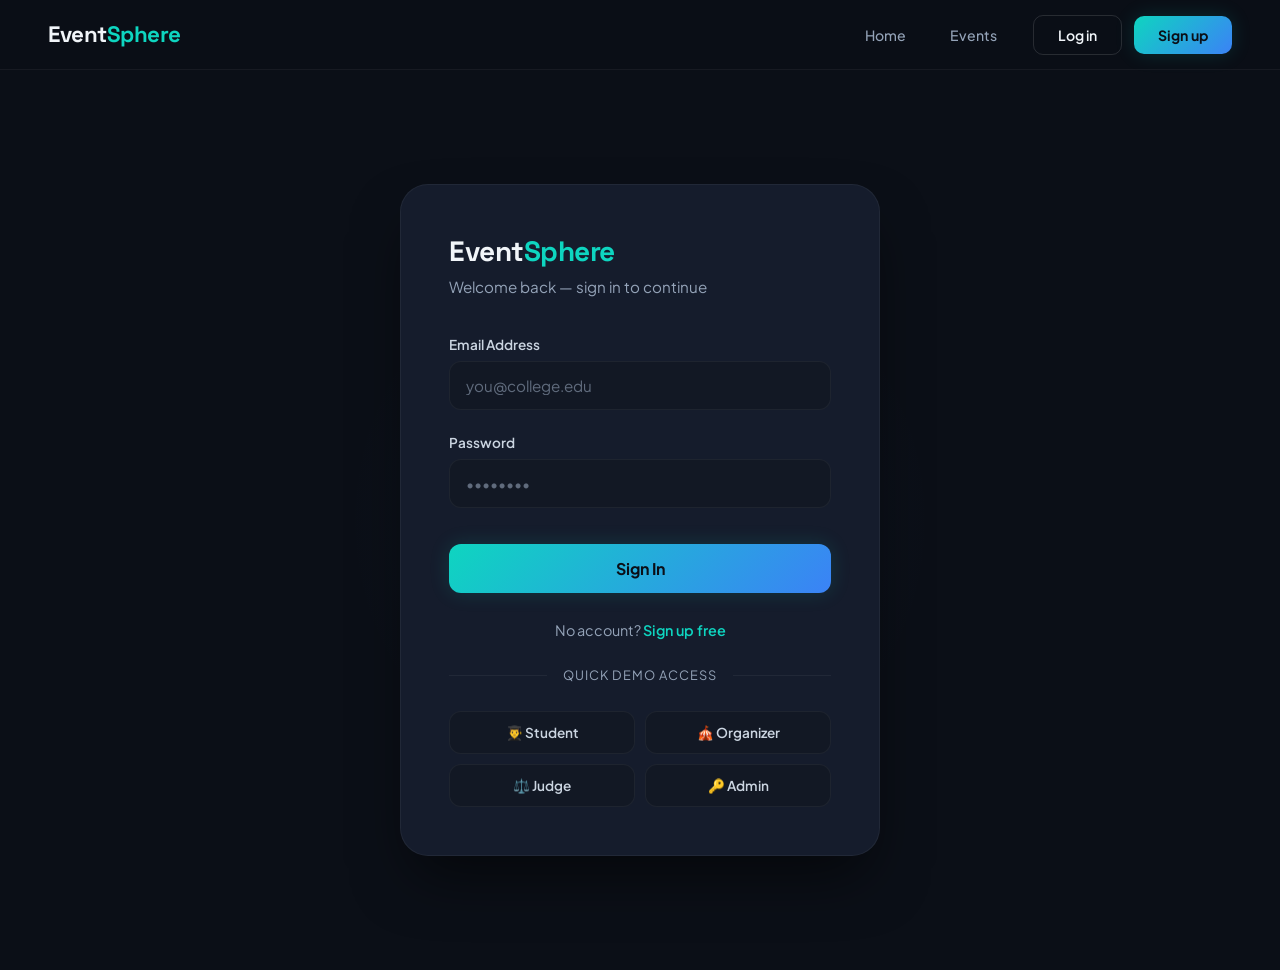
<file: eventsphere/src/main/resources/static/Login.html>
<!DOCTYPE html>
<html lang="en">
<head>
  <meta charset="UTF-8"/>
  <meta name="viewport" content="width=device-width, initial-scale=1.0"/>
  <title>Login — EventSphere</title>
  <link rel="stylesheet" href="css/style.css"/>
</head>
<body>

<script src="js/app.js"></script>
<script>
  /* Redirect if already logged in */
  if (getUser()) window.location.href = 'dashboard.html'
  buildNavbar('')
</script>

<div id="toastBox"></div>

<div class="form-page">
  <div class="form-glow"></div>
  <div class="form-card">
    <div class="form-logo">Event<span>Sphere</span></div>
    <div class="form-sub">Welcome back — sign in to continue</div>

    <div class="form-group">
      <label class="form-label">Email Address</label>
      <input class="form-input" type="email" id="loginEmail" placeholder="you@college.edu" autocomplete="email"/>
    </div>
    <div class="form-group">
      <label class="form-label">Password</label>
      <input class="form-input" type="password" id="loginPassword" placeholder="••••••••"
             onkeydown="if(event.key==='Enter')doLogin()" autocomplete="current-password"/>
    </div>
    <div id="loginErr" style="color:var(--red);font-size:.82rem;margin-top:-.5rem;margin-bottom:.75rem;display:none"></div>

    <button class="btn-full" id="loginBtn" onclick="doLogin()">Sign In</button>

    <div class="form-switch">No account? <a href="/Register.html">Sign up free</a></div>
    <div class="form-divider">quick demo access</div>
    <div class="demo-grid">
      <button class="demo-btn" onclick="demoLogin('student@eventsphere.com','password123')">👨‍🎓 Student</button>
      <button class="demo-btn" onclick="demoLogin('organizer@eventsphere.com','password123')">🎪 Organizer</button>
      <button class="demo-btn" onclick="demoLogin('judge@eventsphere.com','password123')">⚖️ Judge</button>
      <button class="demo-btn" onclick="demoLogin('admin@eventsphere.com','password123')">🔑 Admin</button>
    </div>
  </div>
</div>

<script>
async function doLogin() {
  const email = document.getElementById('loginEmail').value.trim()
  const pass  = document.getElementById('loginPassword').value
  const errEl = document.getElementById('loginErr')
  const btn   = document.getElementById('loginBtn')
  errEl.style.display = 'none'
  if (!email || !pass) {
    errEl.textContent = 'Please fill all fields'
    errEl.style.display = 'block'
    return
  }
  btn.textContent = 'Signing in…'
  btn.disabled    = true
  try {
    const data = await POST('/auth/login', { email, password: pass })
    localStorage.setItem('token', data.accessToken)
    localStorage.setItem('user',  JSON.stringify(data))
    toast('Welcome back, ' + data.name + '! 👋', 'ok')
    setTimeout(() => { window.location.href = 'dashboard.html' }, 600)
  } catch(e) {
    errEl.textContent   = e.message || 'Invalid credentials'
    errEl.style.display = 'block'
  } finally {
    btn.textContent = 'Sign In'
    btn.disabled    = false
  }
}

function demoLogin(email, pass) {
  document.getElementById('loginEmail').value    = email
  document.getElementById('loginPassword').value = pass
  doLogin()
}
</script>
</body>
</html>
</file>
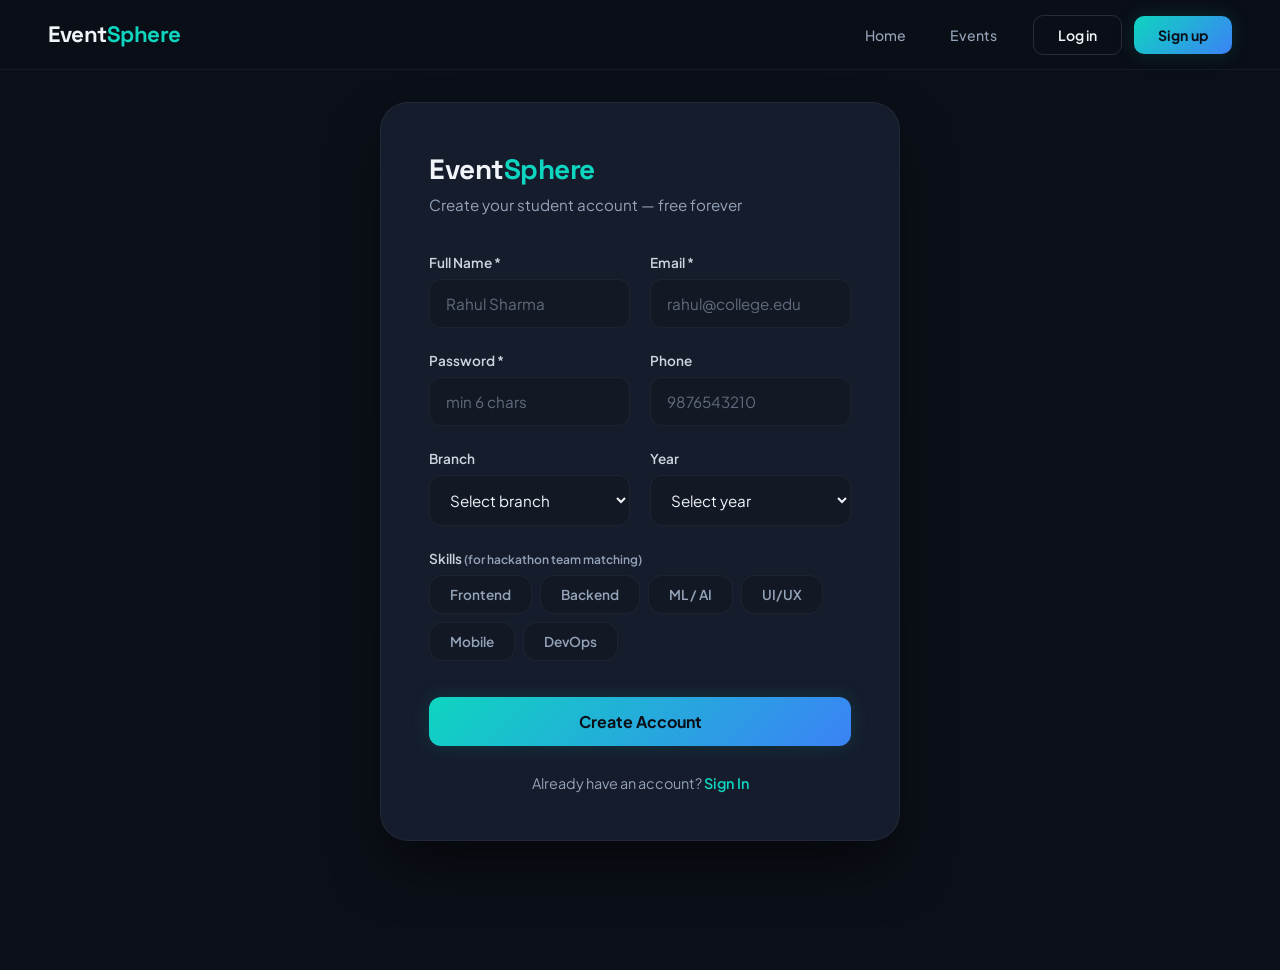
<file: eventsphere/src/main/resources/static/Register.html>
<!DOCTYPE html>
<html lang="en">
<head>
  <meta charset="UTF-8"/>
  <meta name="viewport" content="width=device-width, initial-scale=1.0"/>
  <title>Sign Up — EventSphere</title>
  <link rel="stylesheet" href="css/style.css"/>
</head>
<body>

<script src="js/app.js"></script>
<script>
  if (getUser()) window.location.href = 'dashboard.html'
  buildNavbar('')
</script>

<div id="toastBox"></div>

<div class="form-page" style="align-items:flex-start;padding-top:2rem;padding-bottom:2rem">
  <div class="form-glow"></div>
  <div class="form-card" style="max-width:520px">
    <div class="form-logo">Event<span>Sphere</span></div>
    <div class="form-sub">Create your student account — free forever</div>

    <div class="form-row">
      <div class="form-group">
        <label class="form-label">Full Name *</label>
        <input class="form-input" id="rName" placeholder="Rahul Sharma" autocomplete="name"/>
      </div>
      <div class="form-group">
        <label class="form-label">Email *</label>
        <input class="form-input" type="email" id="rEmail" placeholder="rahul@college.edu" autocomplete="email"/>
      </div>
    </div>

    <div class="form-row">
      <div class="form-group">
        <label class="form-label">Password *</label>
        <input class="form-input" type="password" id="rPass" placeholder="min 6 chars" autocomplete="new-password"/>
      </div>
      <div class="form-group">
        <label class="form-label">Phone</label>
        <input class="form-input" id="rPhone" placeholder="9876543210" autocomplete="tel"/>
      </div>
    </div>

    <div class="form-row">
      <div class="form-group">
        <label class="form-label">Branch</label>
        <select class="form-select" id="rBranch">
          <option value="">Select branch</option>
          <option>CSE</option><option>IT</option><option>ECE</option>
          <option>EEE</option><option>MECH</option><option>CIVIL</option>
        </select>
      </div>
      <div class="form-group">
        <label class="form-label">Year</label>
        <select class="form-select" id="rYear">
          <option value="">Select year</option>
          <option>1st Year</option><option>2nd Year</option>
          <option>3rd Year</option><option>4th Year</option>
        </select>
      </div>
    </div>

    <div class="form-group">
      <label class="form-label">Skills <span style="color:var(--muted);font-size:.75rem">(for hackathon team matching)</span></label>
      <div style="display:flex;flex-wrap:wrap;gap:8px;margin-top:6px" id="skillChips">
        <button type="button" class="chip" onclick="toggleSkill(this,'FRONTEND')">Frontend</button>
        <button type="button" class="chip" onclick="toggleSkill(this,'BACKEND')">Backend</button>
        <button type="button" class="chip" onclick="toggleSkill(this,'ML')">ML / AI</button>
        <button type="button" class="chip" onclick="toggleSkill(this,'DESIGN')">UI/UX</button>
        <button type="button" class="chip" onclick="toggleSkill(this,'MOBILE')">Mobile</button>
        <button type="button" class="chip" onclick="toggleSkill(this,'DEVOPS')">DevOps</button>
      </div>
    </div>

    <div id="regErr" style="color:var(--red);font-size:.82rem;display:none;margin-bottom:.5rem"></div>
    <button class="btn-full" id="regBtn" onclick="doRegister()">Create Account</button>
    <div class="form-switch">Already have an account? <a href="/Login.html">Sign In</a></div>
  </div>
</div>

<script>
let selectedSkills = []

function toggleSkill(el, skill) {
  if (el.classList.contains('active')) {
    el.classList.remove('active')
    selectedSkills = selectedSkills.filter(s => s !== skill)
  } else {
    el.classList.add('active')
    selectedSkills.push(skill)
  }
}

async function doRegister() {
  const errEl = document.getElementById('regErr')
  const btn   = document.getElementById('regBtn')
  errEl.style.display = 'none'
  const name  = document.getElementById('rName').value.trim()
  const email = document.getElementById('rEmail').value.trim()
  const pass  = document.getElementById('rPass').value
  if (!name || !email || !pass) {
    errEl.textContent = 'Name, email and password are required'
    errEl.style.display = 'block'; return
  }
  if (pass.length < 6) {
    errEl.textContent = 'Password must be at least 6 characters'
    errEl.style.display = 'block'; return
  }
  btn.textContent = 'Creating account…'
  btn.disabled    = true
  try {
    const data = await POST('/auth/register', {
      name, email, password: pass,
      phone:  document.getElementById('rPhone').value,
      branch: document.getElementById('rBranch').value,
      year:   document.getElementById('rYear').value,
      skills: selectedSkills.join(',')
    })
    localStorage.setItem('token', data.accessToken)
    localStorage.setItem('user',  JSON.stringify(data))
    toast('Account created! Welcome to EventSphere 🎉', 'ok')
    setTimeout(() => { window.location.href = 'dashboard.html' }, 700)
  } catch(e) {
    errEl.textContent   = e.message || 'Registration failed'
    errEl.style.display = 'block'
  } finally {
    btn.textContent = 'Create Account'
    btn.disabled    = false
  }
}
</script>
</body>
</html>
</file>
<file: eventsphere/src/main/resources/static/css/style.css>
/* ============================================================
   EventSphere — Premium Refactored Shared Styles
   Import this in every page: <link rel="stylesheet" href="../shared/styles.css"/>
============================================================ */
@import url('https://fonts.googleapis.com/css2?family=Plus+Jakarta+Sans:wght@300;400;500;600;700;800&family=Space+Grotesk:wght@400;500;600;700&display=swap');

/* ── Variables & Theme Settings ── */
:root {
  --bg:         #0b0f17;
  --bg2:        #121824;
  --bg3:        #1a2333;
  --card:       #151c2c;
  --border:     rgba(255, 255, 255, 0.05);
  --bord2:      rgba(255, 255, 255, 0.12);
  --text:       #f1f5f9;
  --muted:      #94a3b8;
  --accent:     #0ed5c0; /* Vivid Hyper-Teal */
  --acc2:       #0bc2af;
  --brand:      #3b82f6; /* Electric Slate Sky Blue */
  --green:      #10b981;
  --amber:      #f59e0b;
  --red:        #ef4444;
  --pink:       #ec4899;
  --fh:         'Space Grotesk', sans-serif;
  --fb:         'Plus Jakarta Sans', sans-serif;
  --shadow:     0 12px 40px -12px rgba(0, 0, 0, 0.5);
  --glow:       0 0 20px rgba(14, 213, 192, 0.15);
}

/* ── Global Reset & Structure ── */
* {
  margin: 0;
  padding: 0;
  box-sizing: border-box;
}
body {
  font-family: var(--fb);
  background: var(--bg);
  color: var(--text);
  min-height: 100vh;
  overflow-x: hidden;
  -webkit-font-smoothing: antialiased;
}
a {
  color: inherit;
  text-decoration: none;
}
button {
  font-family: var(--fb);
  cursor: pointer;
  border: none;
  outline: none;
  background: none;
}
input, textarea, select {
  font-family: var(--fb);
  outline: none;
  border: none;
}
::-webkit-scrollbar {
  width: 6px;
  height: 6px;
}
::-webkit-scrollbar-track {
  background: var(--bg);
}
::-webkit-scrollbar-thumb {
  background: var(--bg3);
  border-radius: 20px;
}
::-webkit-scrollbar-thumb:hover {
  background: var(--muted);
}

/* ── Modern Performance Animations ── */
@keyframes fadeIn {
  from { opacity: 0; transform: translateY(8px); }
  to { opacity: 1; transform: translateY(0); }
}
@keyframes slideUp {
  from { transform: translateY(16px); opacity: 0; }
  to { transform: translateY(0); opacity: 1; }
}
@keyframes rotate {
  to { transform: rotate(360deg); }
}
@keyframes pulse {
  0%, 100% { opacity: 1; transform: scale(1); }
  50% { opacity: .4; transform: scale(0.8); }
}

/* ── Header Navbar ── */
.navbar {
  position: sticky;
  top: 0;
  z-index: 100;
  display: flex;
  align-items: center;
  justify-content: space-between;
  padding: 0 3rem;
  height: 70px;
  background: rgba(11, 15, 23, 0.75);
  backdrop-filter: blur(16px);
  -webkit-backdrop-filter: blur(16px);
  border-bottom: 1px solid var(--border);
}
.nav-logo {
  font-family: var(--fh);
  font-size: 1.4rem;
  font-weight: 700;
  letter-spacing: -0.5px;
  color: var(--text);
}
.nav-logo span {
  color: var(--accent);
  position: relative;
}
.nav-links {
  display: flex;
  align-items: center;
  gap: 12px;
}
.nav-btn {
  padding: 8px 16px;
  border-radius: 10px;
  font-size: .88rem;
  font-weight: 500;
  color: var(--muted);
  transition: all 0.25s cubic-bezier(0.4, 0, 0.2, 1);
}
.nav-btn:hover, .nav-btn.active {
  background: var(--bg2);
  color: var(--text);
}
.btn-primary {
  background: linear-gradient(135deg, var(--accent), var(--brand));
  color: #0b0f17;
  padding: 10px 24px;
  border-radius: 10px;
  font-size: .88rem;
  font-weight: 700;
  box-shadow: var(--glow);
  transition: all 0.25s cubic-bezier(0.4, 0, 0.2, 1);
}
.btn-primary:hover {
  transform: translateY(-2px);
  box-shadow: 0 8px 24px rgba(14, 213, 192, 0.3);
}
.btn-outline {
  background: transparent;
  color: var(--text);
  padding: 10px 24px;
  border-radius: 10px;
  font-size: .88rem;
  font-weight: 600;
  border: 1px solid var(--bord2);
  transition: all 0.25s cubic-bezier(0.4, 0, 0.2, 1);
}
.btn-outline:hover {
  background: var(--bg2);
  border-color: var(--muted);
}
.user-pill {
  display: flex;
  align-items: center;
  gap: 10px;
  background: var(--bg2);
  padding: 6px 16px 6px 8px;
  border-radius: 30px;
  border: 1px solid var(--border);
  transition: all 0.2s;
}
.user-pill:hover {
  border-color: var(--bord2);
}
.avatar {
  width: 30px;
  height: 30px;
  border-radius: 50%;
  background: linear-gradient(135deg, var(--brand), var(--pink));
  display: flex;
  align-items: center;
  justify-content: center;
  font-size: .75rem;
  font-weight: 700;
  color: #fff;
}
.role-badge {
  font-size: .65rem;
  font-weight: 700;
  padding: 3px 10px;
  border-radius: 30px;
  text-transform: uppercase;
  letter-spacing: 0.5px;
}
.role-STUDENT { background: rgba(59, 130, 246, 0.15); color: #60a5fa; }
.role-ORGANIZER { background: rgba(16, 185, 129, 0.15); color: #34d399; }
.role-JUDGE { background: rgba(245, 158, 11, 0.15); color: #fbbf24; }
.role-ADMIN { background: rgba(239, 68, 68, 0.15); color: #f87171; }

/* ── Layout Sections ── */
.section {
  padding: 6rem 2rem;
  max-width: 1240px;
  margin: 0 auto;
  animation: fadeIn 0.4s cubic-bezier(0.4, 0, 0.2, 1);
}
.section-tag {
  font-size: .75rem;
  font-weight: 700;
  text-transform: uppercase;
  letter-spacing: 3px;
  color: var(--accent);
  margin-bottom: 0.75rem;
}
.section-title {
  font-family: var(--fh);
  font-size: 2.5rem;
  font-weight: 700;
  letter-spacing: -0.5px;
  margin-bottom: 0.75rem;
}
.section-sub {
  color: var(--muted);
  font-size: 1.05rem;
  font-weight: 400;
}

/* ── Modernized Responsive Grid & Cards ── */
.grid-3 { display: grid; grid-template-columns: repeat(auto-fill, minmax(340px, 1fr)); gap: 1.75rem; }
.grid-2 { display: grid; grid-template-columns: repeat(auto-fill, minmax(460px, 1fr)); gap: 1.75rem; }
.card {
  background: var(--card);
  border: 1px solid var(--border);
  border-radius: 24px;
  overflow: hidden;
  box-shadow: var(--shadow);
  transition: all 0.3s cubic-bezier(0.4, 0, 0.2, 1);
}
.card:hover {
  border-color: var(--bord2);
  transform: translateY(-4px);
  box-shadow: 0 20px 40px -15px rgba(0, 0, 0, 0.7);
}
.card-img {
  height: 190px;
  background: linear-gradient(135deg, var(--bg3), var(--bg2));
  display: flex;
  align-items: center;
  justify-content: center;
  font-size: 3rem;
  position: relative;
  border-bottom: 1px solid var(--border);
}
.card-body { padding: 1.75rem; }
.card-title {
  font-family: var(--fh);
  font-size: 1.25rem;
  font-weight: 600;
  margin-bottom: 0.75rem;
  line-height: 1.4;
}
.card-meta {
  display: flex;
  flex-wrap: wrap;
  gap: 12px;
  margin-bottom: 1.25rem;
}
.meta-item {
  display: flex;
  align-items: center;
  gap: 6px;
  font-size: .85rem;
  color: var(--muted);
}
.card-footer {
  display: flex;
  align-items: center;
  justify-content: space-between;
  padding: 1.25rem 1.75rem;
  background: rgba(0, 0, 0, 0.1);
  border-top: 1px solid var(--border);
}

/* ── Styled Category Badges ── */
.cat-badge {
  font-size: .7rem;
  font-weight: 700;
  text-transform: uppercase;
  letter-spacing: 1px;
  padding: 4px 12px;
  border-radius: 8px;
}
.cat-HACKATHON { background: rgba(14, 213, 192, 0.1); color: var(--accent); border: 1px solid rgba(14, 213, 192, 0.2); }
.cat-WORKSHOP { background: rgba(16, 185, 129, 0.1); color: var(--green); border: 1px solid rgba(16, 185, 129, 0.2); }
.cat-SEMINAR { background: rgba(245, 158, 11, 0.1); color: var(--amber); border: 1px solid rgba(245, 158, 11, 0.2); }
.cat-CULTURAL { background: rgba(236, 72, 153, 0.1); color: var(--pink); border: 1px solid rgba(236, 72, 153, 0.2); }

/* ── Registration Progress Seats Bar ── */
.seats-bar {
  flex: 1;
  height: 6px;
  background: var(--bg3);
  border-radius: 10px;
  margin: 0 14px;
  overflow: hidden;
}
.seats-fill {
  height: 100%;
  border-radius: 10px;
  background: linear-gradient(90deg, var(--brand), var(--accent));
  transition: width .6s ease-in-out;
}

/* ── Operational Status Flags ── */
.status-CONFIRMED { background: rgba(16, 185, 129, 0.1); color: var(--green); padding: 4px 12px; border-radius: 8px; font-weight: 600; font-size: 0.8rem; }
.status-WAITLISTED { background: rgba(245, 158, 11, 0.1); color: var(--amber); padding: 4px 12px; border-radius: 8px; font-weight: 600; font-size: 0.8rem; }
.status-ATTENDED { background: rgba(59, 130, 246, 0.1); color: var(--brand); padding: 4px 12px; border-radius: 8px; font-weight: 600; font-size: 0.8rem; }
.status-CANCELLED { background: rgba(148, 163, 184, 0.1); color: var(--muted); padding: 4px 12px; border-radius: 8px; font-weight: 600; font-size: 0.8rem; }

/* ── Unified Interactive Forms ── */
.form-page {
  min-height: 100vh;
  display: flex;
  align-items: center;
  justify-content: center;
  padding: 3rem;
  position: relative;
}
.form-glow {
  position: absolute;
  width: 600px;
  height: 600px;
  border-radius: 50%;
  background: radial-gradient(circle, rgba(59, 130, 246, 0.05) 0%, transparent 70%);
  top: 50%;
  left: 50%;
  transform: translate(-50%, -50%);
  pointer-events: none;
}
.form-card {
  background: var(--card);
  border: 1px solid var(--border);
  border-radius: 28px;
  padding: 3rem;
  width: 100%;
  max-width: 480px;
  position: relative;
  z-index: 1;
  box-shadow: 0 30px 60px -15px rgba(0, 0, 0, 0.6);
  animation: slideUp 0.4s cubic-bezier(0.4, 0, 0.2, 1);
}
.form-logo {
  font-family: var(--fh);
  font-size: 1.75rem;
  font-weight: 700;
  margin-bottom: .5rem;
  letter-spacing: -0.5px;
}
.form-logo span { color: var(--accent); }
.form-sub {
  color: var(--muted);
  font-size: .95rem;
  margin-bottom: 2.5rem;
}
.form-group { margin-bottom: 1.5rem; }
.form-label {
  display: block;
  font-size: .85rem;
  font-weight: 600;
  color: #cbd5e1;
  margin-bottom: 8px;
}
.form-input, .form-select {
  width: 100%;
  background: var(--bg2);
  border: 1px solid var(--border);
  border-radius: 12px;
  padding: 14px 16px;
  color: var(--text);
  font-size: .95rem;
  transition: all 0.2s ease;
}
.form-input:focus, .form-select:focus {
  border-color: var(--accent);
  background: var(--bg3);
  box-shadow: 0 0 0 3px rgba(14, 213, 192, 0.1);
}
.form-input::placeholder { color: var(--muted); opacity: .6; }
.form-select option { background: var(--bg2); color: var(--text); }
.form-row { display: grid; grid-template-columns: 1fr 1fr; gap: 1.25rem; }

.btn-full {
  width: 100%;
  padding: 14px;
  border-radius: 12px;
  font-size: 1rem;
  font-weight: 700;
  background: linear-gradient(135deg, var(--accent), var(--brand));
  color: #0b0f17;
  transition: all 0.25s;
  margin-top: .75rem;
  box-shadow: var(--glow);
}
.btn-full:hover:not(:disabled) {
  transform: translateY(-1px);
  box-shadow: 0 10px 25px rgba(14, 213, 192, 0.25);
}
.btn-full:disabled { opacity: .4; cursor: not-allowed; }

.form-switch { text-align: center; margin-top: 1.75rem; font-size: .9rem; color: var(--muted); }
.form-switch a { color: var(--accent); font-weight: 600; }
.form-divider { display: flex; align-items: center; gap: 16px; margin: 1.75rem 0; color: var(--muted); font-size: .8rem; text-transform: uppercase; letter-spacing: 1px; }
.form-divider::before, .form-divider::after { content: ''; flex: 1; height: 1px; background: var(--border); }

.demo-grid { display: grid; grid-template-columns: 1fr 1fr; gap: 10px; }
.demo-btn {
  padding: 12px;
  border-radius: 12px;
  font-size: .85rem;
  font-weight: 600;
  border: 1px solid var(--border);
  background: var(--bg2);
  color: #cbd5e1;
  transition: all 0.2s;
}
.demo-btn:hover { background: var(--bg3); color: var(--text); border-color: var(--bord2); }

/* ── Command Dashboard Wrap ── */
.dash-wrap { display: flex; min-height: calc(100vh - 70px); }
.sidebar {
  width: 260px;
  background: var(--bg2);
  border-right: 1px solid var(--border);
  padding: 2rem 1.25rem;
  flex-shrink: 0;
  display: flex;
  flex-direction: column;
  gap: 4px;
}
.sidebar-title {
  font-size: .7rem;
  font-weight: 700;
  text-transform: uppercase;
  letter-spacing: 2px;
  color: var(--muted);
  padding: 0 12px;
  margin: 16px 0 8px;
}
.sidebar-title:first-child { margin-top: 0; }
.side-btn {
  display: flex;
  align-items: center;
  gap: 12px;
  width: 100%;
  padding: 12px;
  border-radius: 12px;
  font-size: .92rem;
  font-weight: 600;
  color: var(--muted);
  transition: all 0.2s ease;
}
.side-btn:hover { background: var(--bg3); color: var(--text); }
.side-btn.active { background: rgba(14, 213, 192, 0.08); color: var(--accent); }
.side-icon { width: 20px; text-align: center; font-size: 1.1rem; }

.dash-main { flex: 1; padding: 3rem; overflow-y: auto; }
.dash-title { font-family: var(--fh); font-size: 2rem; font-weight: 700; letter-spacing: -0.5px; margin-bottom: .5rem; }
.dash-sub { color: var(--muted); font-size: .95rem; margin-bottom: 2.5rem; }

/* ── Grid High-Performance Metrics ── */
.stats-grid { display: grid; grid-template-columns: repeat(auto-fill, minmax(220px, 1fr)); gap: 1.25rem; margin-bottom: 2.5rem; }
.stat-card {
  background: var(--card);
  border: 1px solid var(--border);
  border-radius: 20px;
  padding: 1.5rem;
  position: relative;
  overflow: hidden;
  box-shadow: var(--shadow);
}
.stat-card::before {
  content: '';
  position: absolute;
  top: 0; left: 0; right: 0;
  height: 3px;
  background: var(--sc, var(--accent));
}
.stat-card-val { font-family: var(--fh); font-size: 2.2rem; font-weight: 700; margin-bottom: 6px; }
.stat-card-label { font-size: .85rem; color: var(--muted); font-weight: 500; }
.stat-card-icon { position: absolute; right: 1.25rem; top: 1.25rem; font-size: 1.6rem; opacity: .15; color: #fff; }

/* ── Modular Leaderboard Matrix ── */
.lb-wrap { background: var(--card); border: 1px solid var(--border); border-radius: 24px; overflow: hidden; box-shadow: var(--shadow); }
.lb-head {
  display: grid;
  grid-template-columns: 64px 1fr 140px 120px;
  padding: 14px 24px;
  background: rgba(0, 0, 0, 0.2);
  border-bottom: 1px solid var(--border);
  font-size: .75rem;
  font-weight: 700;
  text-transform: uppercase;
  letter-spacing: 1.5px;
  color: var(--muted);
}
.lb-row {
  display: grid;
  grid-template-columns: 64px 1fr 140px 120px;
  padding: 18px 24px;
  border-bottom: 1px solid var(--border);
  align-items: center;
  transition: background 0.2s ease;
}
.lb-row:last-child { border-bottom: none; }
.lb-row:hover { background: rgba(255, 255, 255, 0.02); }
.rank-box { width: 34px; height: 34px; border-radius: 10px; display: flex; align-items: center; justify-content: center; font-family: var(--fh); font-size: 1rem; font-weight: 700; }
.rk1 { background: rgba(245, 158, 11, 0.15); color: var(--amber); border: 1px solid rgba(245, 158, 11, 0.3); }
.rk2 { background: rgba(226, 232, 240, 0.1); color: #e2e8f0; border: 1px solid rgba(226, 232, 240, 0.2); }
.rk3 { background: rgba(236, 72, 153, 0.15); color: var(--pink); border: 1px solid rgba(236, 72, 153, 0.3); }
.rk-other { background: var(--bg3); color: var(--muted); border: 1px solid var(--border); }
.live-dot { width: 8px; height: 8px; background: var(--red); border-radius: 50%; animation: pulse 1.6s infinite; }

/* ── Interactive Modal Containers ── */
.modal-overlay {
  position: fixed; inset: 0;
  background: rgba(7, 10, 15, 0.85);
  backdrop-filter: blur(12px);
  -webkit-backdrop-filter: blur(12px);
  z-index: 200;
  display: flex; align-items: center; justify-content: center;
  padding: 1.5rem;
  animation: fadeIn 0.25s cubic-bezier(0.4, 0, 0.2, 1);
}
.modal {
  background: var(--card);
  border: 1px solid var(--bord2);
  border-radius: 28px;
  padding: 2.5rem;
  max-width: 400px;
  width: 100%;
  position: relative;
  box-shadow: 0 40px 80px -15px rgba(0, 0, 0, 0.8);
  animation: slideUp 0.35s cubic-bezier(0.4, 0, 0.2, 1);
}
.modal-close {
  position: absolute; top: 1.25rem; right: 1.25rem;
  width: 32px; height: 32px; border-radius: 8px;
  background: var(--bg3); color: var(--muted);
  display: flex; align-items: center; justify-content: center;
  font-size: 1rem; transition: all 0.2s;
}
.modal-close:hover { color: var(--text); background: var(--border); }
.qr-img-wrap { background: #fff; border-radius: 16px; padding: 1.5rem; display: flex; justify-content: center; margin: 1.5rem 0; box-shadow: inset 0 0 20px rgba(0,0,0,0.05); }

/* ── Modern Layout Filtering Elements ── */
.search-row { display: flex; gap: 12px; flex-wrap: wrap; align-items: center; margin-bottom: 2.5rem; }
.search-wrap { position: relative; flex: 1; min-width: 260px; max-width: 440px; }
.search-input {
  width: 100%; background: var(--bg2); border: 1px solid var(--border);
  border-radius: 14px; padding: 13px 16px 13px 48px;
  color: var(--text); font-size: .95rem; transition: all 0.2s;
}
.search-input:focus { border-color: var(--brand); background: var(--bg3); }
.search-input::placeholder { color: var(--muted); opacity: .6; }
.search-icon { position: absolute; left: 16px; top: 50%; transform: translateY(-50%); color: var(--muted); font-size: 1.1rem; pointer-events: none; }

.chip {
  padding: 10px 20px; border-radius: 14px; font-size: .85rem; font-weight: 600;
  background: var(--bg2); border: 1px solid var(--border); color: var(--muted);
  transition: all 0.2s cubic-bezier(0.4, 0, 0.2, 1); cursor: pointer;
}
.chip:hover { border-color: var(--bord2); color: var(--text); }
.chip.active { background: rgba(14, 213, 192, 0.1); border-color: var(--accent); color: var(--accent); box-shadow: 0 4px 12px rgba(14, 213, 192, 0.1); }

/* ── Custom Component Toast Containers ── */
#toastBox { position: fixed; bottom: 2rem; right: 2rem; z-index: 500; display: flex; flex-direction: column; gap: 10px; pointer-events: none; }
.toast {
  background: var(--card); border: 1px solid var(--border); border-radius: 16px;
  padding: 14px 20px; font-size: .9rem; width: 320px;
  display: flex; align-items: center; gap: 12px;
  animation: slideUp 0.3s cubic-bezier(0.175, 0.885, 0.32, 1.275);
  box-shadow: 0 20px 40px rgba(0, 0, 0, 0.5);
}
.toast.ok { border-left: 4px solid var(--green); }
.toast.err { border-left: 4px solid var(--red); }

/* ── Miscellaneous Helpers ── */
.spin { width: 26px; height: 26px; border: 3px solid var(--border); border-top-color: var(--accent); border-radius: 50%; animation: rotate .75s linear infinite; }
.loader { display: flex; justify-content: center; padding: 4rem; width: 100%; }
.empty { text-align: center; padding: 6rem 2rem; color: var(--muted); }
.empty-icon { font-size: 3rem; margin-bottom: 1.25rem; opacity: .3; }
.empty-title { font-family: var(--fh); font-size: 1.25rem; font-weight: 600; color: var(--text); margin-bottom: .5rem; }

.tag-sm { font-size: .65rem; font-weight: 700; text-transform: uppercase; letter-spacing: 1px; padding: 4px 10px; border-radius: 6px; }
.btn-sm { padding: 8px 16px; border-radius: 10px; font-size: .8rem; font-weight: 700; transition: all 0.2s; }
.btn-green { background: rgba(16, 185, 129, 0.1); color: var(--green); border: 1px solid rgba(16, 185, 129, 0.2); }
.btn-green:hover { background: rgba(16, 185, 129, 0.2); }
.btn-red { background: rgba(239, 68, 68, 0.1); color: var(--red); border: 1px solid rgba(239, 68, 68, 0.2); }
.btn-red:hover { background: rgba(239, 68, 68, 0.2); }
.btn-accent { background: rgba(14, 213, 192, 0.1); color: var(--accent); border: 1px solid rgba(14, 213, 192, 0.2); }
.btn-accent:hover { background: rgba(14, 213, 192, 0.2); }

/* ── Detailed Event Deep-Dive Showcase ── */
.event-detail-hero { background: linear-gradient(135deg, var(--bg3), var(--bg2)); padding: 5rem 2rem; border-bottom: 1px solid var(--border); }
.event-detail-inner { max-width: 1200px; margin: 0 auto; }
.event-detail-title { font-family: var(--fh); font-size: 2.75rem; font-weight: 700; letter-spacing: -1px; margin: 1rem 0; line-height: 1.2; }
.event-info-grid { display: grid; grid-template-columns: repeat(auto-fill, minmax(190px, 1fr)); gap: 1.25rem; margin-top: 2rem; }
.event-info-card { background: rgba(255, 255, 255, 0.02); border: 1px solid var(--border); border-radius: 14px; padding: 1.25rem; }
.event-info-label { font-size: .7rem; color: var(--muted); text-transform: uppercase; letter-spacing: 1px; margin-bottom: 6px; font-weight: 700; }
.event-info-val { font-weight: 600; font-size: 1rem; color: #e2e8f0; }

/* ── Hardware Scan Target Modules ── */
.scan-box { background: var(--card); border: 1px solid var(--border); border-radius: 24px; padding: 2.5rem; max-width: 500px; box-shadow: var(--shadow); }
.token-input { width: 100%; background: var(--bg2); border: 1px solid var(--border); border-radius: 12px; padding: 16px; color: var(--text); font-family: monospace; font-size: .95rem; resize: none; height: 110px; transition: border-color 0.2s; }
.token-input:focus { border-color: var(--brand); }
.scan-result { margin-top: 1.5rem; padding: 1.5rem; border-radius: 14px; border: 1px solid; font-weight: 600; }
.scan-ok { background: rgba(16, 185, 129, 0.06); border-color: rgba(16, 185, 129, 0.2); color: #34d399; }
.scan-fail { background: rgba(239, 68, 68, 0.06); border-color: rgba(239, 68, 68, 0.2); color: #f87171; }

/* ── Dynamic Creation Slide-Toggles ── */
.create-form { max-width: 760px; }
.toggle-row { display: flex; align-items: center; justify-content: space-between; background: var(--bg2); border: 1px solid var(--border); border-radius: 14px; padding: 14px 20px; }
.toggle-info h4 { font-size: .95rem; font-weight: 600; color: #e2e8f0; }
.toggle-info p { font-size: .82rem; color: var(--muted); margin-top: 2px; }
.toggle { position: relative; width: 48px; height: 26px; flex-shrink: 0; }
.toggle input { opacity: 0; width: 0; height: 0; }
.slider { position: absolute; inset: 0; background: var(--bg3); border: 1px solid var(--border); border-radius: 30px; cursor: pointer; transition: .25s cubic-bezier(0.4, 0, 0.2, 1); }
.slider::before { content: ''; position: absolute; height: 18px; width: 18px; left: 3px; bottom: 3px; background: var(--muted); border-radius: 50%; transition: .25s cubic-bezier(0.4, 0, 0.2, 1); }
.toggle input:checked + .slider { background: rgba(14, 213, 192, 0.2); border-color: var(--accent); }
.toggle input:checked + .slider::before { transform: translateX(22px); background: var(--accent); }

/* ── Comprehensive System Breakpoints ── */
@media (max-width: 1024px) {
  .navbar { padding: 0 2rem; }
}
@media (max-width: 768px) {
  .navbar { padding: 0 1.5rem; }
  .sidebar { display: none; }
  .section { padding: 4rem 1.5rem; }
  .section-title { font-size: 2rem; }
  .form-row { grid-template-columns: 1fr; gap: 0; }
  .form-card { padding: 2rem; }
  .dash-main { padding: 1.5rem; }
  .grid-3, .grid-2 { grid-template-columns: 1fr; gap: 1.5rem; }
  .lb-head, .lb-row { grid-template-columns: 50px 1fr 110px; padding: 14px 16px; }
  .lb-head > :last-child, .lb-row > :last-child { display: none; }
  .event-info-grid { grid-template-columns: 1fr 1fr; }
}
</file>
